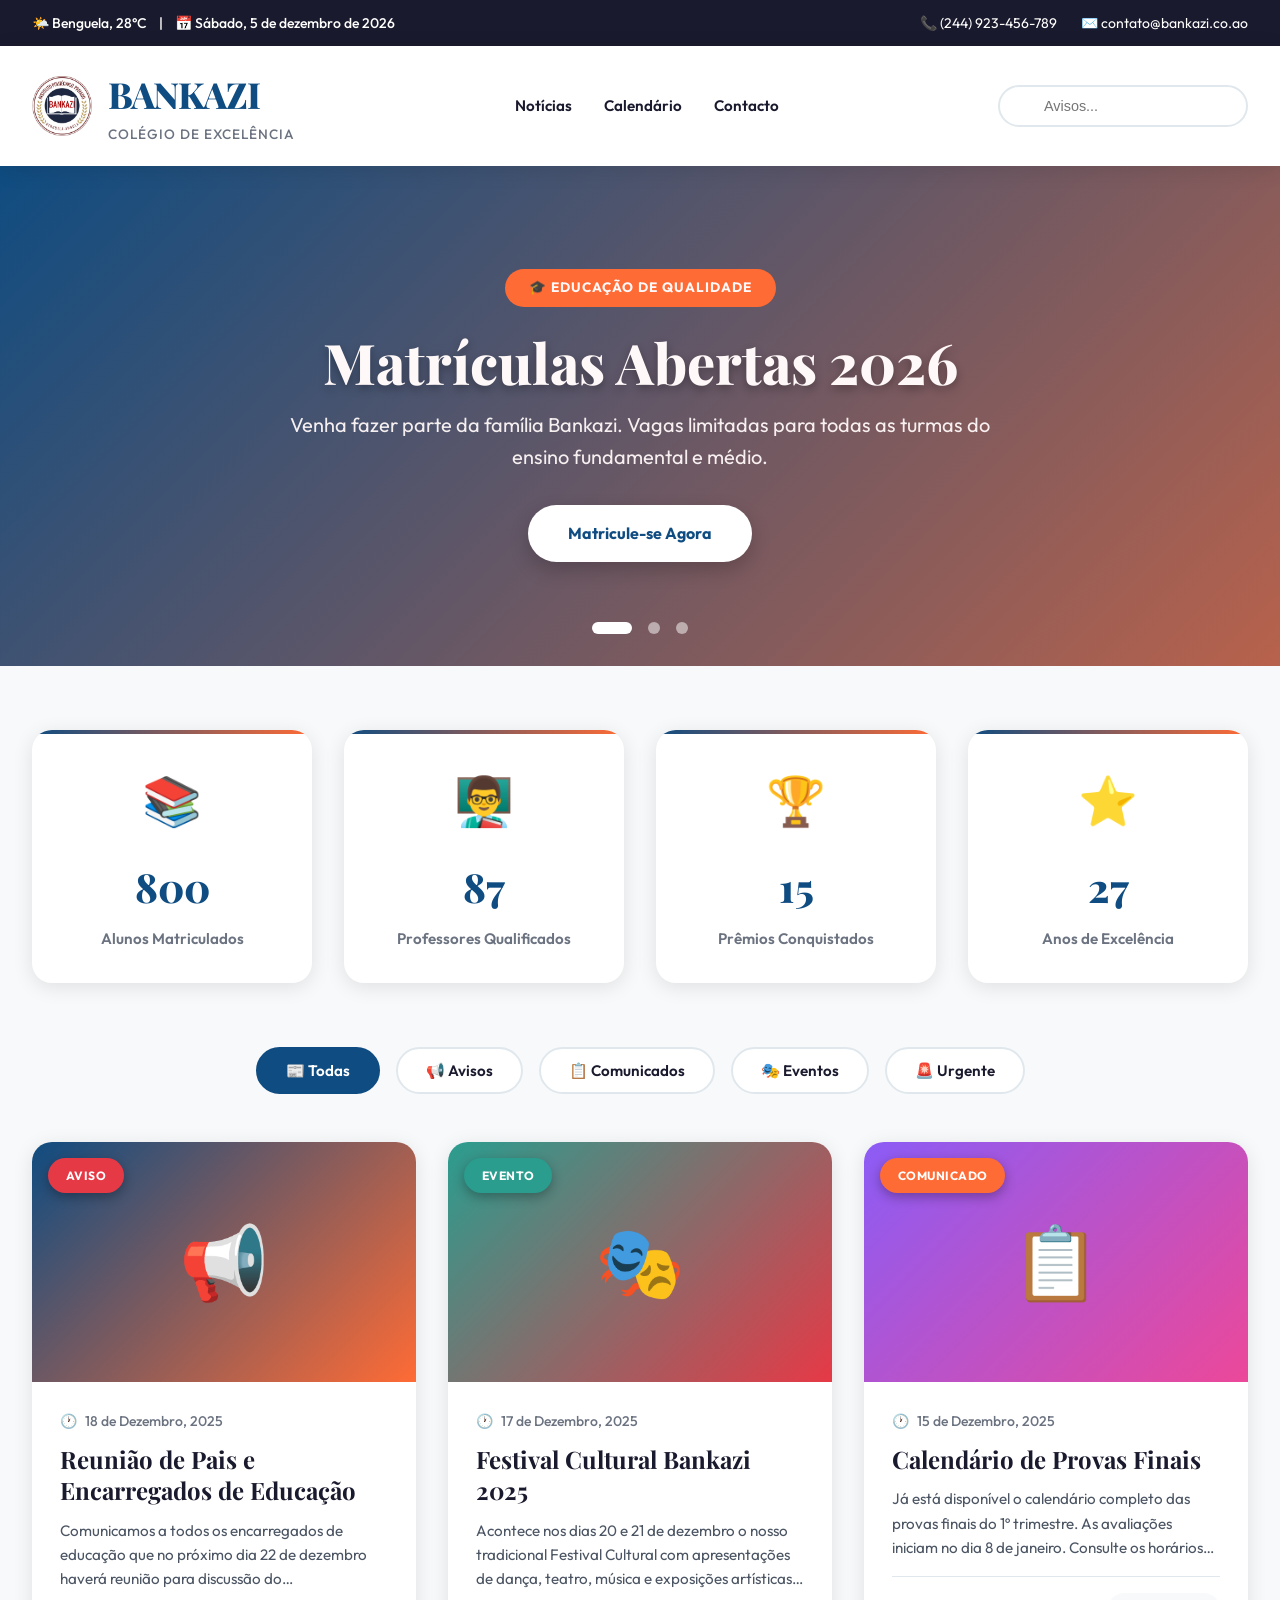
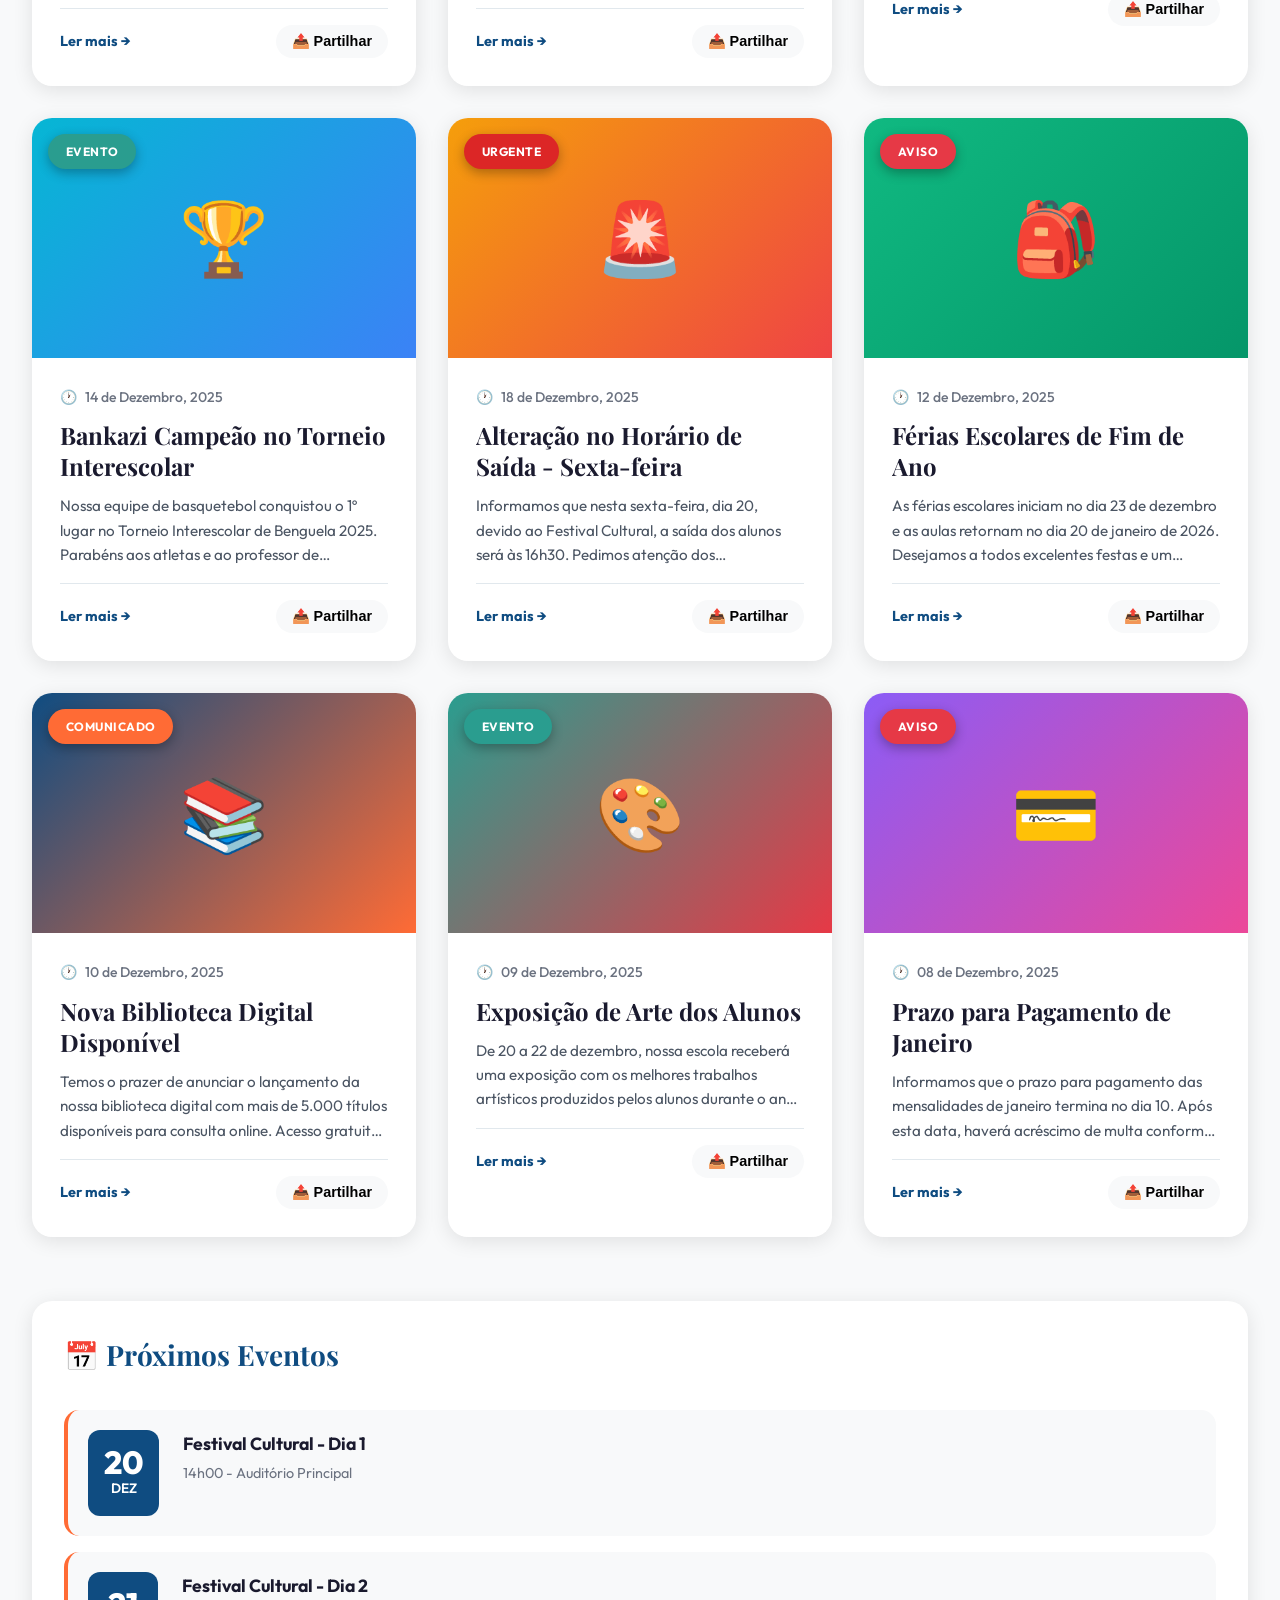
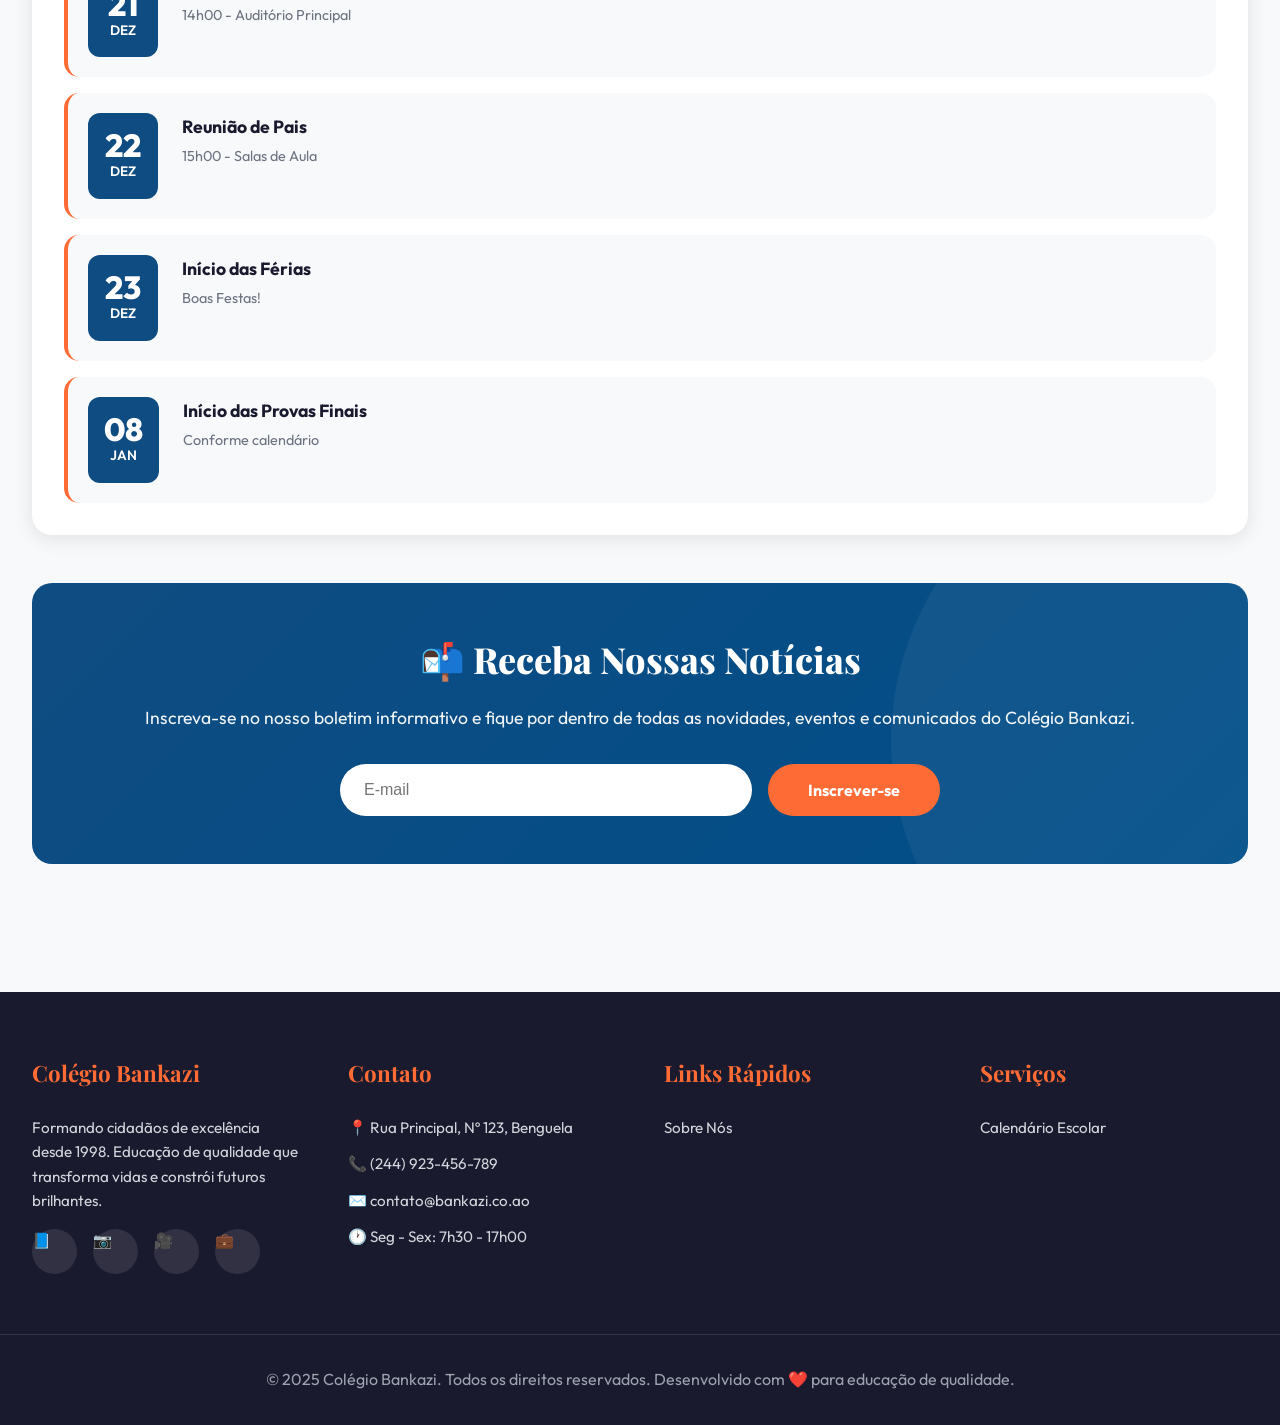
<file: Bankazi-Notice-Board/index.html>
<!DOCTYPE html>
<html lang="pt-BR">
<head>
    <meta charset="UTF-8">
    <meta name="viewport" content="width=device-width, initial-scale=1.0">
    <meta name="description" content="Portal de notícias, avisos e comunicados do Colégio Bankazi - Benguela, Angola">
    <title>Portal Bankazi - Notícias e Comunicados</title>
    <link rel="preconnect" href="https://fonts.googleapis.com">
    <link rel="preconnect" href="https://fonts.gstatic.com" crossorigin>
    <link href="https://fonts.googleapis.com/css2?family=Playfair+Display:wght@600;700;800&family=Outfit:wght@300;400;500;600;700&display=swap" rel="stylesheet">
    <link rel="stylesheet" href="css/style.css">
    <link rel="shortcut icon" href="imgs/favicon-32x32.png" type="image/x-icon">
    
</head>
<body>
    <!-- Progress Bar -->
    <div class="progress-bar" id="progressBar"></div>

    <!-- Top Bar -->
    <div class="top-bar">
        <div class="top-bar-content">
            <div class="weather-widget">
                <span>🌤️ Benguela, 28°C</span>
                <span>|</span>
                <span id="currentDate">📅 Carregando...</span>
            </div>
            <div class="contact-info">
                <span>📞 (244) 923-456-789</span>
                <span>✉️ contato@bankazi.co.ao</span>
            </div>
        </div>
    </div>

    <!-- Header -->
    <header>
        <div class="header-content">
            <div class="logo" onclick="window.scrollTo({top: 0, behavior: 'smooth'})">
                <!-- <div class="logo-icon"></div> -->
                    <img src="imgs/logo da escola.png" alt="" class="logo-image">
                <div class="logo-text">
                    <h1>BANKAZI</h1>
                    <p>Colégio de Excelência</p>
                </div>
            </div>
            <nav>
                <button class="mobile-menu-btn" onclick="toggleMobileMenu()">☰</button>
                <ul class="nav-menu" id="navMenu">
                    <li><a href="#noticias">Notícias</a></li>
                    <li><a href="#calendario">Calendário</a></li>
                    <li><a href="#contato">Contacto</a></li>
                </ul>
            </nav>
            <div class="search-container">
                <span class="search-icon"></span>
                <input type="text" class="search-bar" id="searchInput" placeholder="Avisos...">
            </div>
        </div>
    </header>

    <!-- Hero Slider -->
    <div class="hero-slider" id="heroSlider">
        <div class="slide active" style="background-image: url('data:image/svg+xml,<svg xmlns=%22http://www.w3.org/2000/svg%22 viewBox=%220 0 1200 500%22><rect fill=%22%230f4c81%22 width=%221200%22 height=%22500%22/></svg>')">
            <div class="slide-overlay">
                <div class="slide-content">
                    <span class="slide-badge">🎓 Educação de Qualidade</span>
                    <h2 class="slide-title">Matrículas Abertas 2026</h2>
                    <p class="slide-description">Venha fazer parte da família Bankazi. Vagas limitadas para todas as turmas do ensino fundamental e médio.</p>
                    <a href="#" class="slide-button">Matricule-se Agora</a>
                </div>
            </div>
        </div>
        <div class="slide" style="background-image: url('data:image/svg+xml,<svg xmlns=%22http://www.w3.org/2000/svg%22 viewBox=%220 0 1200 500%22><rect fill=%22%2310b981%22 width=%221200%22 height=%22500%22/></svg>')">
            <div class="slide-overlay">
                <div class="slide-content">
                    <span class="slide-badge">🎭 Cultura & Arte</span>
                    <h2 class="slide-title">Festival Cultural 2025</h2>
                    <p class="slide-description">Dias 20 e 21 de dezembro. Apresentações de dança, teatro, música e exposições artísticas.</p>
                    <a href="#" class="slide-button">Saiba Mais</a>
                </div>
            </div>
        </div>
        <div class="slide" style="background-image: url('data:image/svg+xml,<svg xmlns=%22http://www.w3.org/2000/svg%22 viewBox=%220 0 1200 500%22><rect fill=%22%23ff6b35%22 width=%221200%22 height=%22500%22/></svg>')">
            <div class="slide-overlay">
                <div class="slide-content">
                    <span class="slide-badge">🏆 Excelência</span>
                    <h2 class="slide-title">Campeões Interescolares</h2>
                    <p class="slide-description">Nossa equipe conquistou o 1º lugar no Torneio de Basquetebol de Benguela 2025!</p>
                    <a href="#" class="slide-button">Ver Galeria</a>
                </div>
            </div>
        </div>
        <div class="slider-controls" id="sliderControls"></div>
    </div>

    <main class="container">
        <!-- Quick Stats -->
        <div class="quick-stats">
            <div class="stat-card">
                <div class="stat-icon">📚</div>
                <div class="stat-number" data-target="800">0</div>
                <div class="stat-label">Alunos Matriculados</div>
            </div>
            <div class="stat-card">
                <div class="stat-icon">👨‍🏫</div>
                <div class="stat-number" data-target="87">0</div>
                <div class="stat-label">Professores Qualificados</div>
            </div>
            <div class="stat-card">
                <div class="stat-icon">🏆</div>
                <div class="stat-number" data-target="15">0</div>
                <div class="stat-label">Prêmios Conquistados</div>
            </div>
            <div class="stat-card">
                <div class="stat-icon">⭐</div>
                <div class="stat-number" data-target="27">0</div>
                <div class="stat-label">Anos de Excelência</div>
            </div>
        </div>

        <!-- Category Filter -->
        <div class="category-filter" id="noticias">
            <button class="filter-btn active" data-category="todas">📰 Todas</button>
            <button class="filter-btn" data-category="aviso">📢 Avisos</button>
            <button class="filter-btn" data-category="comunicado">📋 Comunicados</button>
            <button class="filter-btn" data-category="evento">🎭 Eventos</button>
            <button class="filter-btn" data-category="urgente">🚨 Urgente</button>
        </div>

        <!-- News Grid -->
        <div class="news-grid" id="newsGrid">
            <!-- News cards will be inserted by JavaScript -->
        </div>

        <!-- Calendar Widget -->
        <div class="calendar-widget" id="calendario">
            <div class="calendar-header">
                <h3 class="calendar-title">📅 Próximos Eventos</h3>
            </div>
            <div class="event-list" id="eventList">
                <!-- Events will be inserted by JavaScript -->
            </div>
        </div>

        <!-- Newsletter -->
        <div class="newsletter-section">
            <div class="newsletter-content">
                <h3 class="newsletter-title">📬 Receba Nossas Notícias</h3>
                <p class="newsletter-description">
                    Inscreva-se no nosso boletim informativo e fique por dentro de todas as novidades, eventos e comunicados do Colégio Bankazi.
                </p>
                <form class="newsletter-form" onsubmit="subscribeNewsletter(event)">
                    <input type="email" class="newsletter-input" placeholder="E-mail" required>
                    <button type="submit" class="newsletter-button">Inscrever-se</button>
                </form>
            </div>
        </div>
    </main>

    <!-- Footer -->
    <footer id="contato">
        <div class="footer-content">
            <div class="footer-section">
                <h4>Colégio Bankazi</h4>
                <p>Formando cidadãos de excelência desde 1998. Educação de qualidade que transforma vidas e constrói futuros brilhantes.</p>
                <div class="social-links">
                    <a href="#" class="social-link">📘</a>
                    <a href="#" class="social-link">📷</a>
                    <a href="#" class="social-link">🎥</a>
                    <a href="#" class="social-link">💼</a>
                </div>
            </div>
            <div class="footer-section">
                <h4>Contato</h4>
                <p>📍 Rua Principal, Nº 123, Benguela</p>
                <p>📞 (244) 923-456-789</p>
                <p>✉️ contato@bankazi.co.ao</p>
                <p>🕐 Seg - Sex: 7h30 - 17h00</p>
            </div>
            <div class="footer-section">
                <h4>Links Rápidos</h4>
                <a href="about.html">Sobre Nós</a>
            </div>
            <div class="footer-section">
                <h4>Serviços</h4>
                <a href="#">Calendário Escolar</a>
            </div>
        </div>
        <div class="footer-bottom">
            <p>&copy; 2025 Colégio Bankazi. Todos os direitos reservados. Desenvolvido com ❤️ para educação de qualidade.</p>
        </div>
    </footer>

    <!-- Back to Top Button -->
    <button class="back-to-top" id="backToTop" onclick="scrollToTop()">↑</button>

   <script src="js/javascript.js"></script>
</body>
</html>
</file>
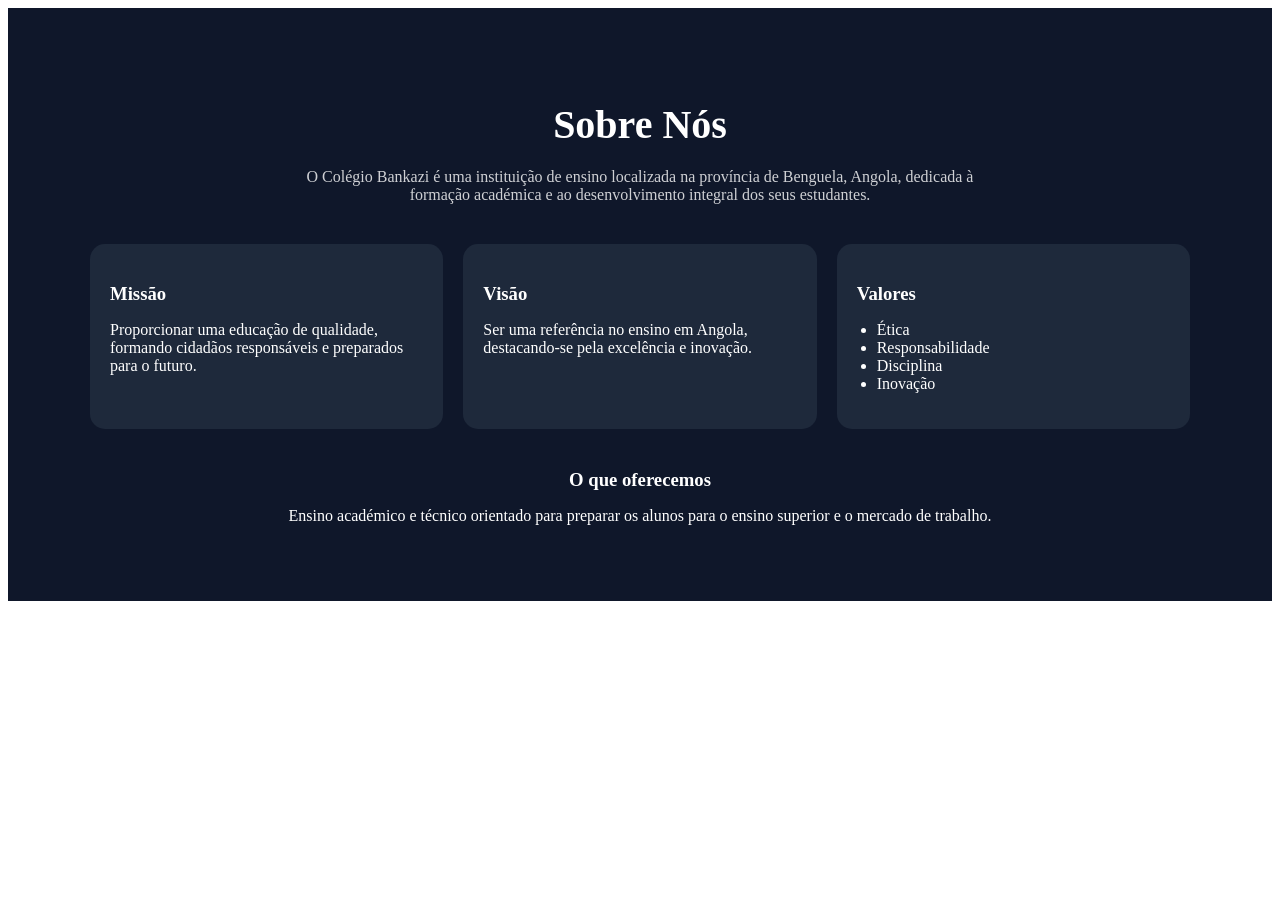
<file: Bankazi-Notice-Board/about.html>
<!DOCTYPE html>
<html lang="pt-br">
<head>
  <meta charset="UTF-8">
  <meta name="viewport" content="width=device-width, initial-scale=1.0">
  <title>Document</title>
  <style>
    #about {
  padding: 60px 20px;
  background: #0f172a;
  color: #fff;
}

.container {
  max-width: 1100px;
  margin: auto;
}

.section-title {
  text-align: center;
  font-size: 2.5rem;
  margin-bottom: 20px;
}

.about-text {
  text-align: center;
  max-width: 700px;
  margin: 0 auto 40px;
  opacity: 0.8;
}

.about-grid {
  display: grid;
  grid-template-columns: repeat(auto-fit, minmax(250px, 1fr));
  gap: 20px;
}

.card {
  background: #1e293b;
  padding: 20px;
  border-radius: 15px;
  transition: 0.3s;
  cursor: pointer;
}

.card:hover {
  transform: translateY(-10px);
  background: #334155;
}

.card h3 {
  margin-bottom: 10px;
}

.card ul {
  padding-left: 20px;
}

.offer {
  margin-top: 40px;
  text-align: center;
}

.offer h3 {
  margin-bottom: 10px;
}
  </style>
</head>
<body>
  <section id="about">
  <div class="container">
    <h2 class="section-title">Sobre Nós</h2>

    <p class="about-text">
      O Colégio Bankazi é uma instituição de ensino localizada na província de Benguela, Angola, dedicada à formação académica e ao desenvolvimento integral dos seus estudantes.
    </p>

    <div class="about-grid">

      <div class="card">
        <h3>Missão</h3>
        <p>Proporcionar uma educação de qualidade, formando cidadãos responsáveis e preparados para o futuro.</p>
      </div>

      <div class="card">
        <h3>Visão</h3>
        <p>Ser uma referência no ensino em Angola, destacando-se pela excelência e inovação.</p>
      </div>

      <div class="card">
        <h3>Valores</h3>
        <ul>
          <li>Ética</li>
          <li>Responsabilidade</li>
          <li>Disciplina</li>
          <li>Inovação</li>
        </ul>
      </div>

    </div>

    <div class="offer">
      <h3>O que oferecemos</h3>
      <p>
        Ensino académico e técnico orientado para preparar os alunos para o ensino superior e o mercado de trabalho.
      </p>
    </div>

  </div>
</section>
</body>
</html>
</file>
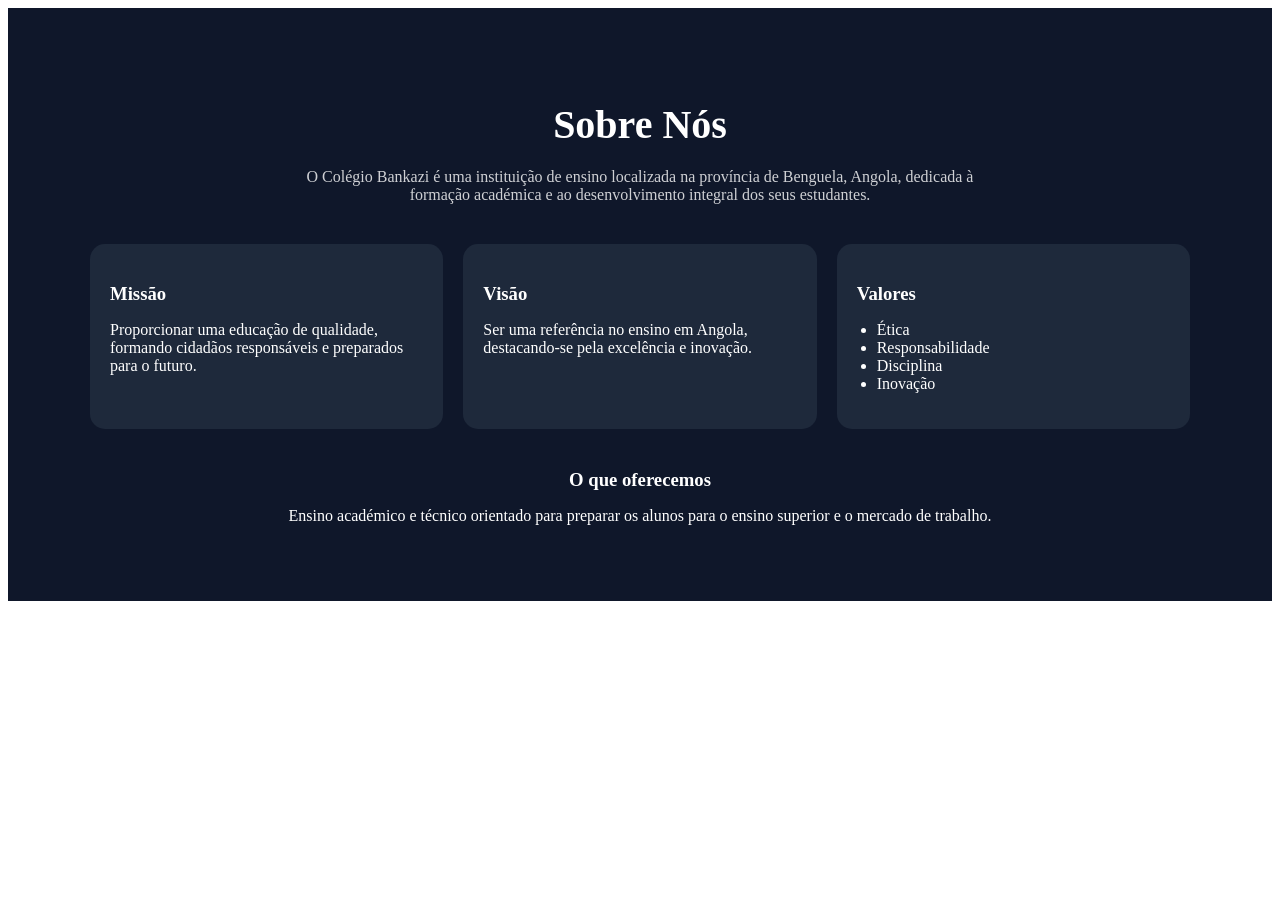
<file: Bankazi-Notice-Board/Bankazi-Notice-Board/about.html>
<!DOCTYPE html>
<html lang="pt-br">
<head>
  <meta charset="UTF-8">
  <meta name="viewport" content="width=device-width, initial-scale=1.0">
  <title>Document</title>
 <link rel="stylesheet" href="css/about.css">
</head>
<body>
  <section id="about">
  <div class="container">
    <h2 class="section-title">Sobre Nós</h2>

    <p class="about-text">
      O Colégio Bankazi é uma instituição de ensino localizada na província de Benguela, Angola, dedicada à formação académica e ao desenvolvimento integral dos seus estudantes.
    </p>

    <div class="about-grid">

      <div class="card">
        <h3>Missão</h3>
        <p>Proporcionar uma educação de qualidade, formando cidadãos responsáveis e preparados para o futuro.</p>
      </div>

      <div class="card">
        <h3>Visão</h3>
        <p>Ser uma referência no ensino em Angola, destacando-se pela excelência e inovação.</p>
      </div>

      <div class="card">
        <h3>Valores</h3>
        <ul>
          <li>Ética</li>
          <li>Responsabilidade</li>
          <li>Disciplina</li>
          <li>Inovação</li>
        </ul>
      </div>

    </div>

    <div class="offer">
      <h3>O que oferecemos</h3>
      <p>
        Ensino académico e técnico orientado para preparar os alunos para o ensino superior e o mercado de trabalho.
      </p>
    </div>

  </div>
</section>
</body>
</html>
</file>
<file: Bankazi-Notice-Board/css/style.css>
:root {
            --primary: #0f4c81;
            --secondary: #ff6b35;
            --accent: #004e89;
            --success: #2a9d8f;
            --warning: #e63946;
            --dark: #1a1a2e;
            --light: #f8f9fa;
            --border: #e1e8ed;
            --shadow: rgba(0, 0, 0, 0.1);
            --shadow-lg: rgba(0, 0, 0, 0.15);
        }

        * {
            margin: 0;
            padding: 0;
            box-sizing: border-box;
        }

        body {
            font-family: 'Outfit', sans-serif;
            line-height: 1.6;
            color: var(--dark);
            background: var(--light);
            overflow-x: hidden;
        }

        /* ===== PROGRESS BAR ===== */
        .progress-bar {
            position: fixed;
            top: 0;
            left: 0;
            height: 6px;
            background: linear-gradient(90deg, var(--secondary), var(--success));
            z-index: 9999;
            transition: width 0.3s ease;
        }

        /* ===== TOP BAR ===== */
        .top-bar {
            background: var(--dark);
            color: white;
            padding: 0.75rem 0;
            font-size: 0.875rem;
        }

        .top-bar-content {
            max-width: 1280px;
            margin: 0 auto;
            padding: 0 2rem;
            display: flex;
            justify-content: space-between;
            align-items: center;
            flex-wrap: wrap;
            gap: 1rem;
        }

        .weather-widget {
            display: flex;
            align-items: center;
            gap: 0.75rem;
            font-weight: 500;
        }

        .contact-info {
            display: flex;
            gap: 1.5rem;
            flex-wrap: wrap;
        }

        /* ===== HEADER ===== */
        header {
            background: white;
            box-shadow: 0 4px 20px var(--shadow);
            position: sticky;
            top: 0;
            z-index: 1000;
            animation: slideDown 0.6s cubic-bezier(0.68, -0.55, 0.265, 1.55);
        }

        @keyframes slideDown {
            from {
                transform: translateY(-100%);
                opacity: 0;
            }
            to {
                transform: translateY(0);
                opacity: 1;
            }
        }

        .header-content {
            max-width: 1280px;
            margin: 0 auto;
            padding: 1.25rem 2rem;
            display: flex;
            justify-content: space-between;
            align-items: center;
            gap: 2rem;
        }

        .logo {
            display: flex;
            align-items: center;
            gap: 1rem;
            cursor: pointer;
            transition: transform 0.3s;
        }

        .logo:hover {
            transform: scale(1.06);
        }
       
        .logo-icon {
            width: 65px;
            height: 65px;
            border-radius: 6px;
            display: flex;
            align-items: center;
            justify-content: center;
            font-family: 'Playfair Display', serif;
            font-size: 2rem;
            font-weight: 800;
            color: white;
            box-shadow: 0 8px 20px var(--shadow-lg);
            position: relative;
            overflow: hidden;
        }
        .logo-image{
            width: 60px;
            height: 60px;
        }

        /* .logo-icon::before {
            content: '';
            position: absolute;
            top: -50%;
            left: -50%;
            width: 200%;
            height: 200%;
            /* background: linear-gradient(45deg, transparent, rgba(255,255,255,0.2), transparent); */
            /* transform: rotate(45deg); */
            /* animation: shine 3s infinite; */
        /* }  */
        

        .logo-text h1 {
            font-family: 'Playfair Display', serif;
            font-size: 2.25rem;
            font-weight: 800;
            color: var(--primary);
            letter-spacing: -1px;
        }

        .logo-text p {
            font-size: 0.85rem;
            color: #6b7280;
            font-weight: 500;
            letter-spacing: 1px;
            text-transform: uppercase;
        }

        /* ===== NAVIGATION ===== */
        nav {
            display: flex;
            align-items: center;
            gap: 1rem;
        }

        .nav-menu {
            display: flex;
            gap: 2rem;
            list-style: none;
        }

        .nav-menu a {
            text-decoration: none;
            color: var(--dark);
            font-weight: 600;
            font-size: 0.95rem;
            transition: all 0.3s;
            display: inline-block;
            position: relative;
            padding: 0.5rem 0;
        }

        .nav-menu a::after {
            content: '';
            position: absolute;
            bottom: 0;
            left: 50%;
            width: 0;
            height: 3px;
            background: var(--secondary);
            transition: all 0.3s;
            transform: translateX(-50%);
        }

        .nav-menu a:hover::after {
            width: 100%;
        }

        .nav-menu a:hover {
            color: var(--primary);
        }

        /* ===== SEARCH BAR ===== */
        .search-container {
            position: relative;
        }

        .search-bar {
            padding: 0.7rem 1.25rem 0.7rem 2.75rem;
            border: 2px solid var(--border);
            border-radius: 30px;
            outline: none;
            font-size: 0.9rem;
            width: 250px;
            transition: all 0.3s;
            background: white;
        }

        .search-bar:focus {
            border-color: var(--primary);
            box-shadow: 0 4px 12px var(--shadow);
            width: 300px;
        }

        .search-icon {
            position: absolute;
            left: 1rem;
            top: 50%;
            transform: translateY(-50%);
            color: #6b7280;
            font-size: 1.1rem;
        }

        /* ===== MOBILE MENU BUTTON ===== */
        .mobile-menu-btn {
            display: none;
            background: none;
            border: none;
            font-size: 1.75rem;
            cursor: pointer;
            color: var(--dark);
        }

        /* ===== HERO SLIDER ===== */
        .hero-slider {
            position: relative;
            height: 500px;
            overflow: hidden;
            background: var(--dark);
        }

        .slide {
            position: absolute;
            width: 100%;
            height: 100%;
            opacity: 0;
            transition: opacity 1s ease-in-out;
            background-size: cover;
            background-position: center;
        }

        .slide.active {
            opacity: 1;
        }

        .slide-overlay {
            position: absolute;
            top: 0;
            left: 0;
            width: 100%;
            height: 100%;
            background: linear-gradient(135deg, rgba(15, 76, 129, 0.9), rgba(255, 107, 53, 0.7));
            display: flex;
            align-items: center;
            justify-content: center;
        }

        .slide-content {
            max-width: 1280px;
            padding: 0 2rem;
            color: rgb(255, 248, 248);
            text-align: center;
            animation: slideUp 0.8s ease-out;
        }

        .slide-badge {
            display: inline-block;
            background: var(--secondary);
            padding: 0.5rem 1.5rem;
            border-radius: 30px;
            font-size: 0.85rem;
            font-weight: 700;
            text-transform: uppercase;
            letter-spacing: 1px;
            margin-bottom: 1.5rem;
        }

        .slide-title {
            font-family: 'Playfair Display', serif;
            font-size: 3.5rem;
            font-weight: 800;
            margin-bottom: 1rem;
            line-height: 1.1;
            text-shadow: 0 4px 10px rgba(0,0,0,0.3);
        }

        .slide-description {
            font-size: 1.25rem;
            margin-bottom: 2rem;
            opacity: 0.95;
            max-width: 700px;
            margin-left: auto;
            margin-right: auto;
        }

        .slide-button {
            display: inline-block;
            background: white;
            color: var(--primary);
            padding: 1rem 2.5rem;
            border-radius: 30px;
            text-decoration: none;
            font-weight: 700;
            font-size: 1rem;
            transition: all 0.3s;
            box-shadow: 0 8px 20px rgba(0,0,0,0.2);
        }

        .slide-button:hover {
            transform: translateY(-3px);
            box-shadow: 0 12px 30px rgba(0,0,0,0.3);
        }

        /* Slider Controls */
        .slider-controls {
            position: absolute;
            bottom: 2rem;
            left: 50%;
            transform: translateX(-50%);
            display: flex;
            gap: 1rem;
            z-index: 10;
        }

        .slider-dot {
            width: 12px;
            height: 12px;
            border-radius: 50%;
            background: rgba(255,255,255,0.5);
            cursor: pointer;
            transition: all 0.3s;
        }

        .slider-dot.active {
            background: white;
            width: 40px;
            border-radius: 6px;
        }

        /* ===== CONTAINER ===== */
        .container {
            max-width: 1280px;
            margin: 0 auto;
            padding: 4rem 2rem;
        }

        /* ===== CATEGORY FILTER ===== */
        .category-filter {
            display: flex;
            gap: 1rem;
            justify-content: center;
            margin-bottom: 3rem;
            flex-wrap: wrap;
            animation: fadeIn 0.6s ease-out;
        }

        .filter-btn {
            padding: 0.75rem 1.75rem;
            border: 2px solid var(--border);
            background: white;
            color: var(--dark);
            border-radius: 30px;
            cursor: pointer;
            font-weight: 600;
            font-size: 0.95rem;
            transition: all 0.3s;
            font-family: 'Outfit', sans-serif;
        }

        .filter-btn:hover {
            border-color: var(--primary);
            transform: translateY(-2px);
            box-shadow: 0 4px 12px var(--shadow);
        }

        .filter-btn.active {
            background: var(--primary);
            color: white;
            border-color: var(--primary);
        }

        /* ===== NEWS GRID ===== */
        .news-grid {
            display: grid;
            grid-template-columns: repeat(auto-fill, minmax(350px, 1fr));
            gap: 2rem;
            margin-bottom: 4rem;
        }

        .news-card {
            background: white;
            border-radius: 20px;
            overflow: hidden;
            box-shadow: 0 4px 20px var(--shadow);
            transition: all 0.4s cubic-bezier(0.68, -0.55, 0.265, 1.55);
            cursor: pointer;
            opacity: 0;
            animation: fadeInUp 0.6s ease-out forwards;
        }

        @keyframes fadeInUp {
            from {
                opacity: 0;
                transform: translateY(30px);
            }
            to {
                opacity: 1;
                transform: translateY(0);
            }
        }

        .news-card:hover {
            transform: translateY(-10px) scale(1.02);
            box-shadow: 0 15px 40px var(--shadow-lg);
        }

        .news-image {
            width: 100%;
            height: 240px;
            background: linear-gradient(135deg, var(--primary), var(--secondary));
            display: flex;
            align-items: center;
            justify-content: center;
            color: white;
            font-size: 4.5rem;
            position: relative;
            overflow: hidden;
        }

        .news-image::before {
            content: '';
            position: absolute;
            top: 0;
            left: -100%;
            width: 100%;
            height: 100%;
            background: linear-gradient(90deg, transparent, rgba(255,255,255,0.3), transparent);
            transition: left 0.5s;
        }

        .news-card:hover .news-image::before {
            left: 100%;
        }

        .category-badge {
            position: absolute;
            top: 1rem;
            left: 1rem;
            background: var(--warning);
            color: white;
            padding: 0.5rem 1.1rem;
            border-radius: 25px;
            font-size: 0.75rem;
            font-weight: 700;
            text-transform: uppercase;
            letter-spacing: 0.5px;
            box-shadow: 0 4px 12px rgba(0,0,0,0.3);
        }

        .category-badge.aviso { background: var(--warning); }
        .category-badge.comunicado { background: var(--secondary); }
        .category-badge.evento { background: var(--success); }
        .category-badge.urgente { 
            background: #dc2626; 
            animation: pulse 2s infinite;
        }

        @keyframes pulse {
            0%, 100% { transform: scale(1); }
            50% { transform: scale(1.05); }
        }

        .news-content {
            padding: 1.75rem;
        }

        .news-date {
            display: flex;
            align-items: center;
            gap: 0.5rem;
            color: #6b7280;
            font-size: 0.875rem;
            margin-bottom: 0.75rem;
            font-weight: 500;
        }

        .news-title {
            font-family: 'Playfair Display', serif;
            font-size: 1.5rem;
            font-weight: 700;
            color: var(--dark);
            margin-bottom: 0.75rem;
            line-height: 1.3;
            display: -webkit-box;
            line-clamp: none;
            -webkit-line-clamp: 2;
            -webkit-box-orient: vertical;
            overflow: hidden;
        }

        .news-excerpt {
            color: #4b5563;
            font-size: 0.95rem;
            line-height: 1.6;
            margin-bottom: 1rem;
            display: -webkit-box;
            line-clamp: none;
            -webkit-line-clamp: 3;
            -webkit-box-orient: vertical;
            overflow: hidden;
        }

        .news-footer {
            display: flex;
            justify-content: space-between;
            align-items: center;
            padding-top: 1rem;
            border-top: 1px solid var(--border);
        }

        .read-more {
            color: var(--primary);
            text-decoration: none;
            font-weight: 700;
            font-size: 0.9rem;
            display: inline-flex;
            align-items: center;
            gap: 0.5rem;
            transition: gap 0.3s;
        }

        .read-more:hover {
            gap: 0.75rem;
        }

        .share-btn {
            background: var(--light);
            border: none;
            padding: 0.5rem 1rem;
            border-radius: 20px;
            cursor: pointer;
            font-size: 0.9rem;
            transition: all 0.3s;
            font-weight: 600;
        }

        .share-btn:hover {
            background: var(--primary);
            color: white;
            transform: scale(1.05);
        }

        /* ===== QUICK STATS ===== */
        .quick-stats {
            display: grid;
            grid-template-columns: repeat(auto-fit, minmax(250px, 1fr));
            gap: 2rem;
            margin-bottom: 4rem;
            animation: fadeIn 0.8s ease-out;
        }

        .stat-card {
            background: white;
            padding: 2rem;
            border-radius: 20px;
            box-shadow: 0 4px 20px var(--shadow);
            text-align: center;
            transition: all 0.3s;
            position: relative;
            overflow: hidden;
        }

        .stat-card::before {
            content: '';
            position: absolute;
            top: 0;
            left: 0;
            width: 100%;
            height: 4px;
            background: linear-gradient(90deg, var(--primary), var(--secondary));
        }

        .stat-card:hover {
            transform: translateY(-5px);
            box-shadow: 0 8px 30px var(--shadow-lg);
        }

        .stat-icon {
            font-size: 3rem;
            margin-bottom: 1rem;
        }

        .stat-number {
            font-family: 'Playfair Display', serif;
            font-size: 2.5rem;
            font-weight: 800;
            color: var(--primary);
            margin-bottom: 0.5rem;
        }

        .stat-label {
            color: #6b7280;
            font-weight: 600;
            font-size: 0.95rem;
        }

        /* ===== CALENDAR WIDGET ===== */
        .calendar-widget {
            background: white;
            border-radius: 20px;
            padding: 2rem;
            box-shadow: 0 4px 20px var(--shadow);
            margin-bottom: 3rem;
            animation: fadeIn 0.8s ease-out;
        }

        .calendar-header {
            display: flex;
            justify-content: space-between;
            align-items: center;
            margin-bottom: 2rem;
        }

        .calendar-title {
            font-family: 'Playfair Display', serif;
            font-size: 1.75rem;
            color: var(--primary);
            font-weight: 700;
        }

        .event-list {
            display: flex;
            flex-direction: column;
            gap: 1rem;
        }

        .event-item {
            display: flex;
            gap: 1.5rem;
            padding: 1.25rem;
            background: var(--light);
            border-radius: 15px;
            transition: all 0.3s;
            cursor: pointer;
            border-left: 4px solid var(--secondary);
        }

        .event-item:hover {
            background: white;
            box-shadow: 0 4px 15px var(--shadow);
            transform: translateX(5px);
        }

        .event-date {
            background: var(--primary);
            color: white;
            padding: 1rem;
            border-radius: 12px;
            text-align: center;
            min-width: 70px;
        }

        .event-day {
            font-size: 2rem;
            font-weight: 800;
            line-height: 1;
        }

        .event-month {
            font-size: 0.85rem;
            text-transform: uppercase;
            font-weight: 600;
        }

        .event-details h4 {
            font-size: 1.1rem;
            font-weight: 700;
            color: var(--dark);
            margin-bottom: 0.25rem;
        }

        .event-details p {
            color: #6b7280;
            font-size: 0.9rem;
        }

        /* ===== NEWSLETTER ===== */
        .newsletter-section {
            background: linear-gradient(135deg, var(--primary), var(--accent));
            color: white;
            border-radius: 20px;
            padding: 3rem;
            text-align: center;
            margin-bottom: 4rem;
            position: relative;
            overflow: hidden;
            animation: fadeIn 0.8s ease-out;
        }

        .newsletter-section::before {
            content: '';
            position: absolute;
            top: -50%;
            right: -20%;
            width: 600px;
            height: 600px;
            background: rgba(255, 255, 255, 0.05);
            border-radius: 50%;
        }

        .newsletter-content {
            position: relative;
            z-index: 1;
        }

        .newsletter-title {
            font-family: 'Playfair Display', serif;
            font-size: 2.25rem;
            font-weight: 800;
            margin-bottom: 1rem;
        }

        .newsletter-description {
            font-size: 1.1rem;
            margin-bottom: 2rem;
            opacity: 0.95;
        }

        .newsletter-form {
            display: flex;
            gap: 1rem;
            max-width: 600px;
            margin: 0 auto;
            flex-wrap: wrap;
            justify-content: center;
        }

        .newsletter-input {
            flex: 1;
            min-width: 250px;
            padding: 1rem 1.5rem;
            border: none;
            border-radius: 30px;
            font-size: 1rem;
            outline: none;
        }

        .newsletter-button {
            padding: 1rem 2.5rem;
            background: var(--secondary);
            color: white;
            border: none;
            border-radius: 30px;
            font-weight: 700;
            font-size: 1rem;
            cursor: pointer;
            transition: all 0.3s;
            font-family: 'Outfit', sans-serif;
        }

        .newsletter-button:hover {
            background: var(--warning);
            transform: scale(1.05);
        }

        /* ===== FOOTER ===== */
        footer {
            background: var(--dark);
            color: white;
            padding: 4rem 0 2rem;
        }

        .footer-content {
            max-width: 1280px;
            margin: 0 auto;
            padding: 0 2rem;
            display: grid;
            grid-template-columns: repeat(auto-fit, minmax(250px, 1fr));
            gap: 3rem;
            margin-bottom: 3rem;
        }

        .footer-section h4 {
            font-family: 'Playfair Display', serif;
            font-size: 1.4rem;
            margin-bottom: 1.5rem;
            color: var(--secondary);
        }

        .footer-section p,
        .footer-section a {
            color: #d1d5db;
            text-decoration: none;
            display: block;
            margin-bottom: 0.75rem;
            font-size: 0.95rem;
            transition: all 0.3s;
        }

        .footer-section a:hover {
            color: var(--secondary);
            padding-left: 5px;
        }

        .social-links {
            display: flex;
            gap: 1rem;
            margin-top: 1rem;
        }

        .social-link {
            width: 45px;
            height: 45px;
            background: rgba(255, 255, 255, 0.1);
            border-radius: 50%;
            display: flex;
            align-items: center;
            justify-content: center;
            font-size: 1.2rem;
            transition: all 0.3s;
        }

        .social-link:hover {
            background: var(--secondary);
            transform: translateY(-5px);
        }

        .footer-bottom {
            max-width: 1280px;
            margin: 0 auto;
            padding: 2rem 2rem 0;
            border-top: 1px solid rgba(255, 255, 255, 0.1);
            text-align: center;
            color: #9ca3af;
        }

        /* ===== BACK TO TOP BUTTON ===== */
        .back-to-top {
            position: fixed;
            bottom: 2rem;
            right: 2rem;
            width: 55px;
            height: 55px;
            background: var(--primary);
            color: white;
            border: none;
            border-radius: 50%;
            font-size: 1.5rem;
            cursor: pointer;
            box-shadow: 0 4px 20px var(--shadow-lg);
            opacity: 0;
            pointer-events: none;
            transition: all 0.3s;
            z-index: 999;
        }

        .back-to-top.visible {
            opacity: 1;
            pointer-events: all;
        }

        .back-to-top:hover {
            background: var(--secondary);
            transform: translateY(-5px);
        }

        /* ===== LOADING ANIMATION ===== */
        .loading {
            text-align: center;
            padding: 3rem;
            font-size: 1.2rem;
            color: var(--primary);
        }

        .spinner {
            border: 4px solid var(--border);
            border-top: 4px solid var(--primary);
            border-radius: 50%;
            width: 50px;
            height: 50px;
            animation: spin 1s linear infinite;
            margin: 0 auto 1rem;
        }

        @keyframes spin {
            0% { transform: rotate(0deg); }
            100% { transform: rotate(360deg); }
        }

        /* ===== ANIMATIONS ===== */
        @keyframes fadeIn {
            from {
                opacity: 0;
                transform: translateY(20px);
            }
            to {
                opacity: 1;
                transform: translateY(0);
            }
        }

        @keyframes slideUp {
            from {
                opacity: 0;
                transform: translateY(50px);
            }
            to {
                opacity: 1;
                transform: translateY(0);
            }
        }

        @keyframes shine {
            0% { transform: translateX(-100%) translateY(-100%) rotate(45deg); }
            100% { transform: translateX(100%) translateY(100%) rotate(45deg); }
        }

        /* ===== RESPONSIVE ===== */
        @media (max-width: 1024px) {
            .nav-menu {
                display: none;
            }

            .mobile-menu-btn {
                display: block;
            }

            .nav-menu.mobile-active {
                display: flex;
                flex-direction: column;
                position: absolute;
                top: 100%;
                left: 0;
                right: 0;
                background: white;
                padding: 2rem;
                box-shadow: 0 10px 30px var(--shadow-lg);
                gap: 1rem;
            }
        }

        @media (max-width: 768px) {
            .header-content {
                flex-wrap: wrap;
            }

            .search-bar {
                width: 100%;
            }

            .search-bar:focus {
                width: 100%;
            }

            .news-grid {
                grid-template-columns: 1fr;
            }

            .slide-title {
                font-size: 2rem;
            }

            .slide-description {
                font-size: 1rem;
            }

            .newsletter-form {
                flex-direction: column;
            }

            .newsletter-input {
                min-width: 100%;
            }

            .contact-info {
                flex-direction: column;
                gap: 0.5rem;
            }

            .quick-stats {
                grid-template-columns: 1fr;
            }
        }

        /* Hide elements initially for animation */
        .news-card {
            animation-delay: calc(var(--index) * 0.1s);
        }
</file>
<file: Bankazi-Notice-Board/Bankazi-Notice-Board/css/about.css>
#about {
  padding: 60px 20px;
  background: #0f172a;
  color: #fff;
}

.container {
  max-width: 1100px;
  margin: auto;
}

.section-title {
  text-align: center;
  font-size: 2.5rem;
  margin-bottom: 20px;
}

.about-text {
  text-align: center;
  max-width: 700px;
  margin: 0 auto 40px;
  opacity: 0.8;
}

.about-grid {
  display: grid;
  grid-template-columns: repeat(auto-fit, minmax(250px, 1fr));
  gap: 20px;
}

.card {
  background: #1e293b;
  padding: 20px;
  border-radius: 15px;
  transition: 0.3s;
  cursor: pointer;
}

.card:hover {
  transform: translateY(-10px);
  background: #334155;
}

.card h3 {
  margin-bottom: 10px;
}

.card ul {
  padding-left: 20px;
}

.offer {
  margin-top: 40px;
  text-align: center;
}

.offer h3 {
  margin-bottom: 10px;
}
</file>
